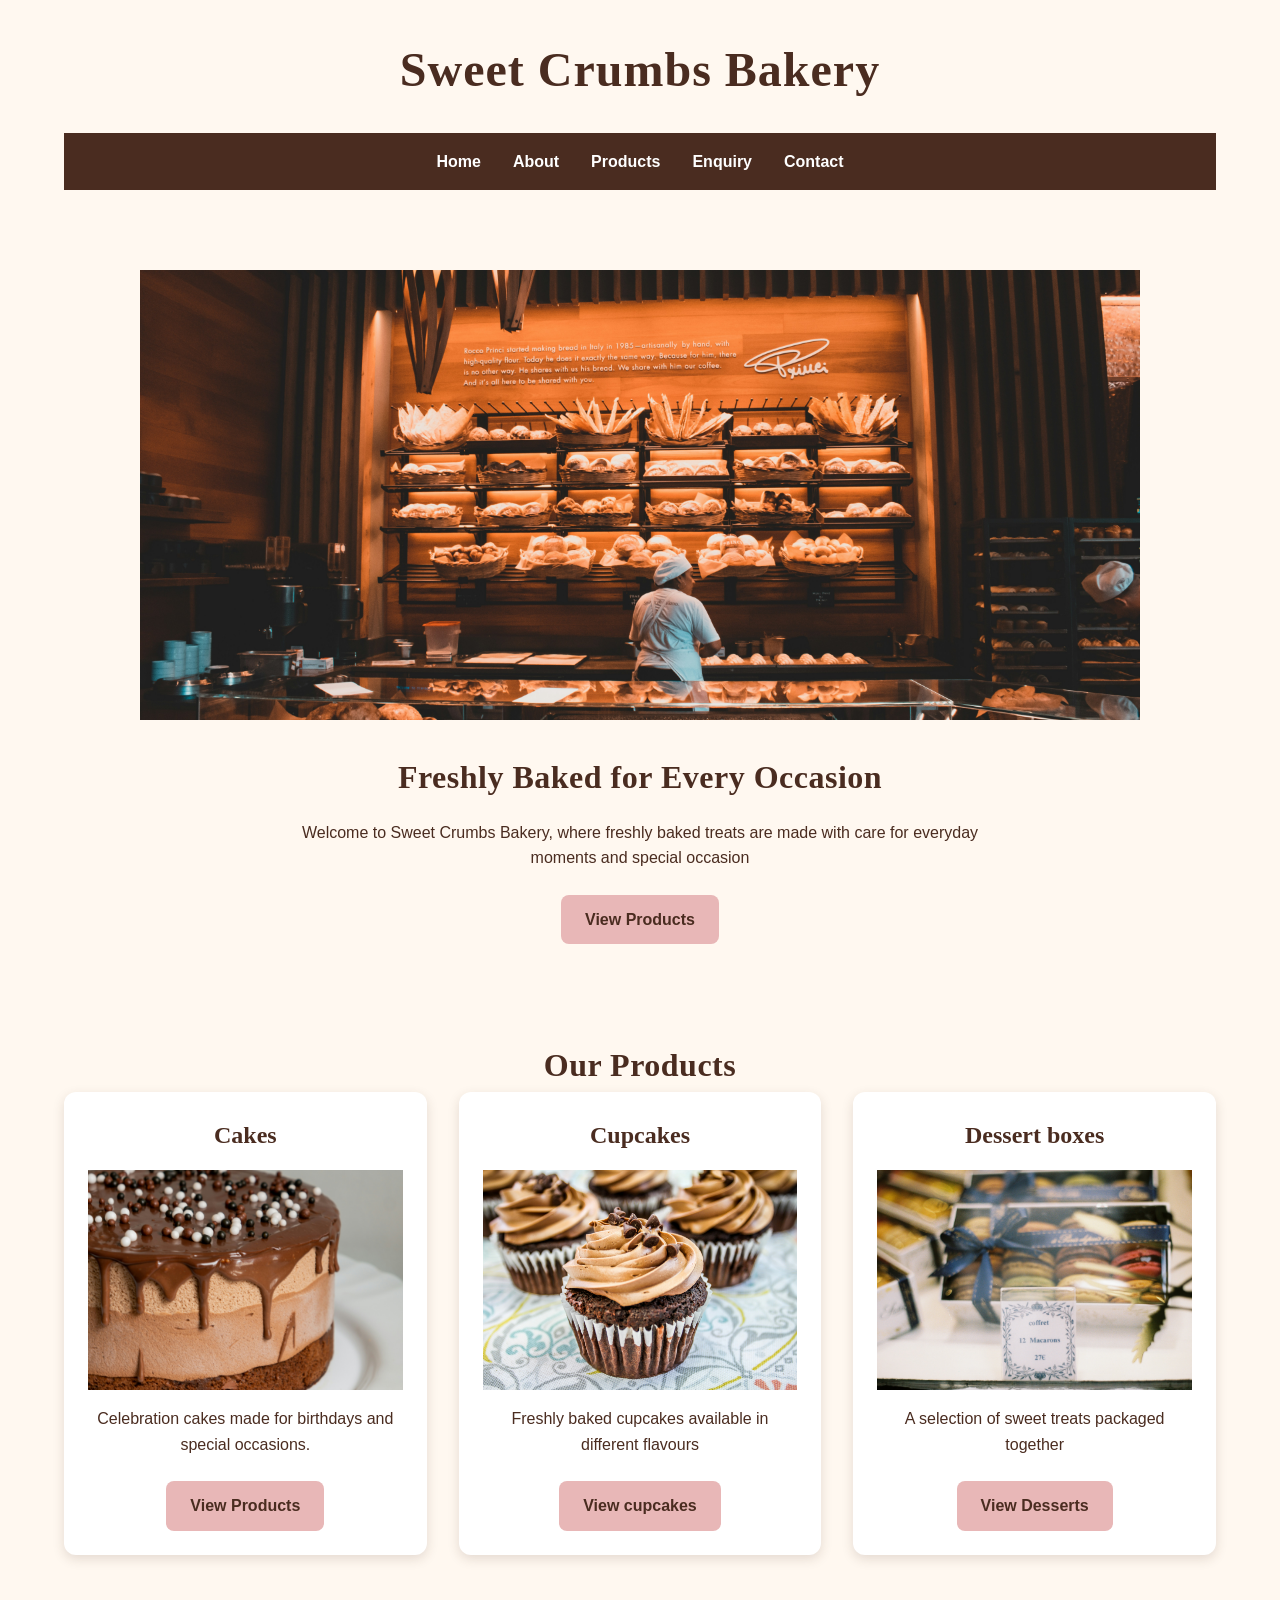
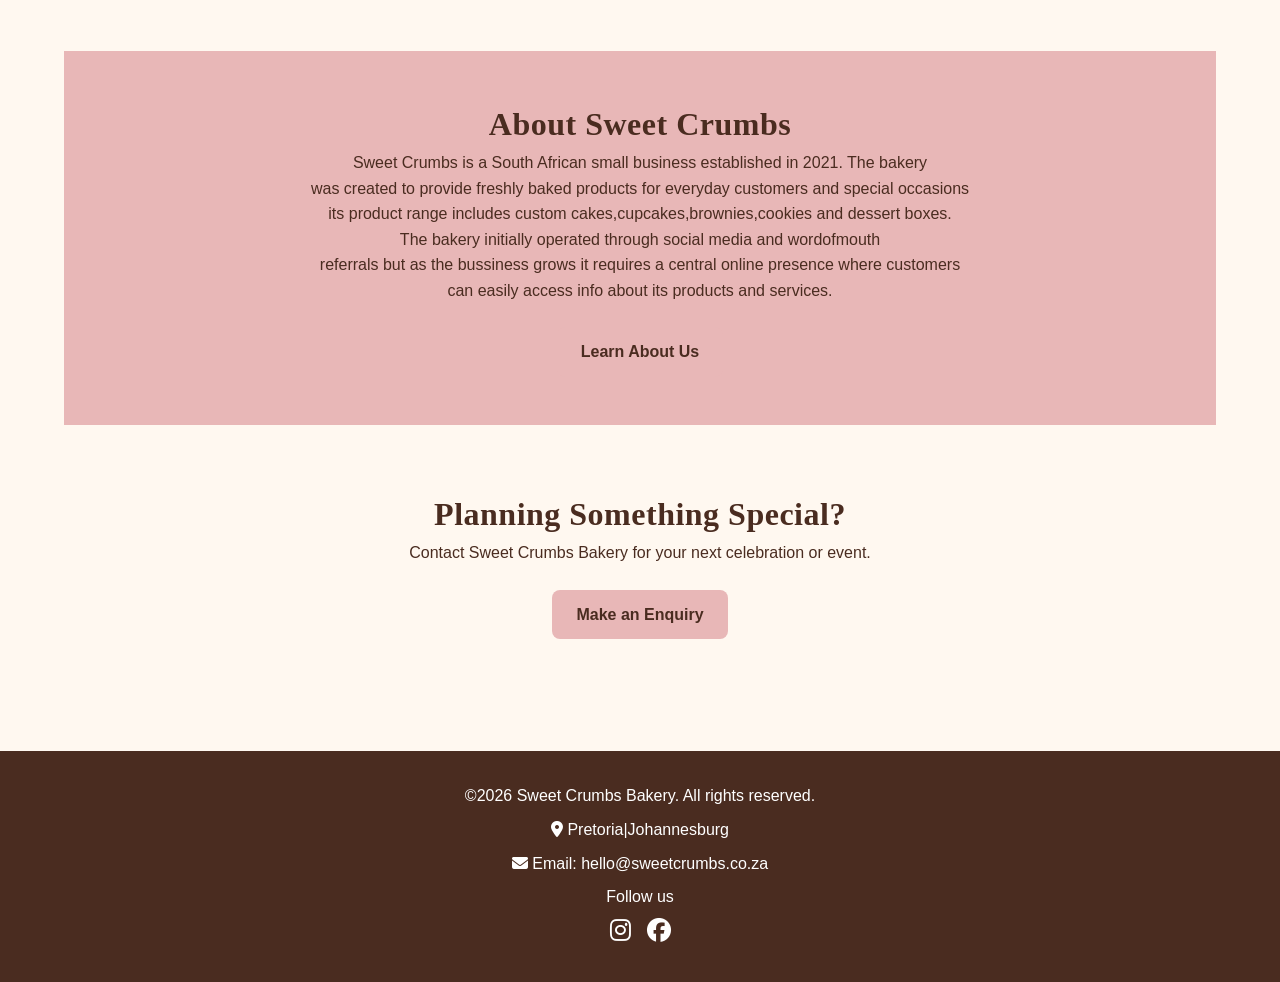
<file: index.html>
<!DOCTYPE html>
<html lang="en">
<head>
    <meta charset="UTF-8">
    <meta name="viewport" content="width=device-width, initial-scale=1.0">

    <title>Sweet Crumbs Bakery | Fresh Cakes &amp; Treats in South Africa</title>

    <meta name="description" content="Discover freshly baked cakes, cupcakes, brownies, cookies and dessert boxes at Sweet Crumbs Bakery, a South African bakery established in 2021.">

    <meta name="keywords" content="Sweet Crumbs Bakery, South African bakery, custom cakes, cupcakes, brownies, cookies, dessert boxes, freshly baked treats">

    <meta name="author" content="Sweet Crumbs Bakery">

    <meta property="og:title" content="Sweet Crumbs Bakery | Freshly Baked for Every Occasion">
    <meta property="og:description" content="Explore our delicious cakes, cupcakes, brownies, cookies and dessert boxes.">
    <meta property="og:type" content="website">

    <meta name="robots" content="index, follow">

    <link rel="stylesheet" href="https://cdnjs.cloudflare.com/ajax/libs/font-awesome/6.7.2/css/all.min.css">
    <link rel="stylesheet" href="css/style.css">
</head>
<body>
    <!--Website header-->
    <header>
        <h1>Sweet Crumbs Bakery</h1>
        <!--Main navigation-->
        <nav>
            <ul>
                <li><a href="index.html">Home</a></li>
                <li><a href="about.html">About</a></li>
                <li><a href="products.html">Products</a></li>
                <li><a href="enquiry.html">Enquiry</a></li>
                <li><a href="contact.html">Contact</a></li>
            </ul>
        </nav>


    </header>
    <!--Main Website Content-->
    <main>
        <!--Hero Section-->
        <section>
            <img src="images/hero-bakery.jpg"
                 srcset="images/hero-bakery.jpg 1000w"
                 sizes="(max-width: 600px) 95vw, (max-width: 900px) 90vw, 1000px"
                 alt="Freshly baked cakes and sweet treats displayed at sweet crumbs Bakery">
            <h2>Freshly Baked for Every Occasion</h2>
            <p>
                Welcome to Sweet Crumbs Bakery, where freshly baked treats are made with care for everyday moments and special occasion
            </p>
            <a href="products.html">View Products</a>
        </section>
        <!--Products section-->
        <section class="products-section">
            <h2>Our Products</h2>
            <div class="product-grid">
            <article>
                <h3>Cakes</h3>
                <img src="images/chocolate-cake.jpg"
                     alt="Chocolate celebration cake">
                <p>
                    Celebration cakes made for birthdays and special occasions.
                </p>
                <a href="products.html">View Products</a>
            </article>
            <article>
                <h3>Cupcakes</h3>
                <img src="images/cupcakes.jpg"
                     alt="assorted freshly baked cupcakes in different flavours">
                <p>
                    Freshly baked cupcakes available in different flavours
                </p>
                <a href="products.html">View cupcakes</a>
            </article>
            <article>
                <h3>Dessert boxes</h3>
                <img src="images/dessert-boxes.jpg"
                     alt="Assorted Dessert box filled with freshly baked sweet treats">
                <p>
                    A selection of sweet treats packaged together
                </p>
                <a href="products.html">View Desserts</a>
            </article>
            </div>
        </section>
        <!--About section-->
        <section class="about-section">
            <h2>About Sweet Crumbs</h2>
            <p>
                Sweet Crumbs is a South African small business established in 2021. The bakery<br>
                was created to provide freshly baked products for everyday customers and special occasions<br>
                its product range includes custom cakes,cupcakes,brownies,cookies and dessert boxes.<br>
                The bakery initially operated through social media and wordofmouth<br>
                referrals but as the bussiness grows it requires a central online presence where customers<br>
                can easily access info about its products and services.

            </p>
            <a href="about.html">Learn About Us</a>
        </section>
        <!--CTA-->
        <section>
            <h2>Planning Something Special?</h2>
            <p>
                Contact Sweet Crumbs Bakery for your next celebration or event.
            </p>
            <a href="enquiry.html">Make an Enquiry</a>
        </section>
    </main>
    <!--Website Footer-->
    <footer>
        <p>&copy;2026 Sweet Crumbs Bakery. All rights reserved.</p>
        <p> <i class="fa-solid fa-location-dot"></i>
            Pretoria|Johannesburg</p>
        <p> <i class="fa-solid fa-envelope"></i>
            Email: hello@sweetcrumbs.co.za</p>
        <p>Follow us</p>

        <p class="social-icons">
            <i class="fa-brands fa-instagram"></i>
            <i class="fa-brands fa-facebook"></i>
        </p>
    </footer> 
    
    
</body>
</html>
</file>
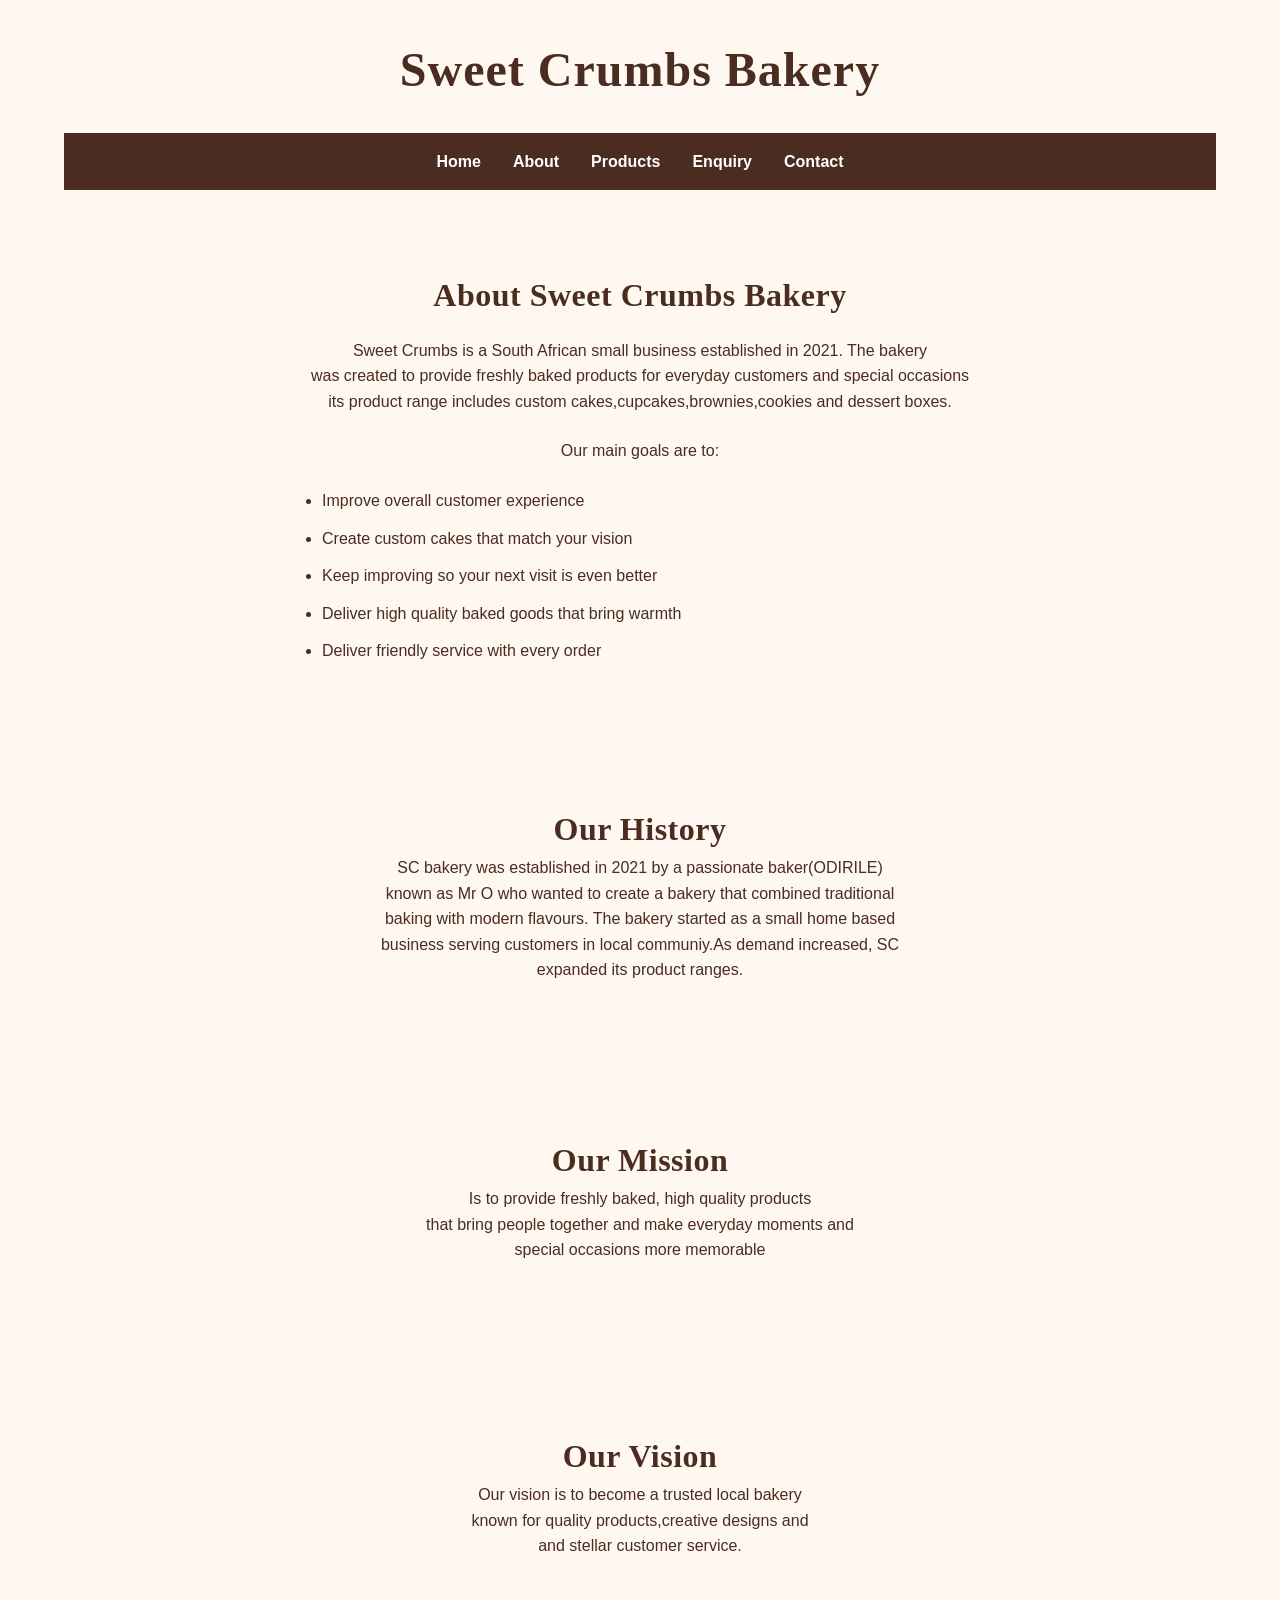
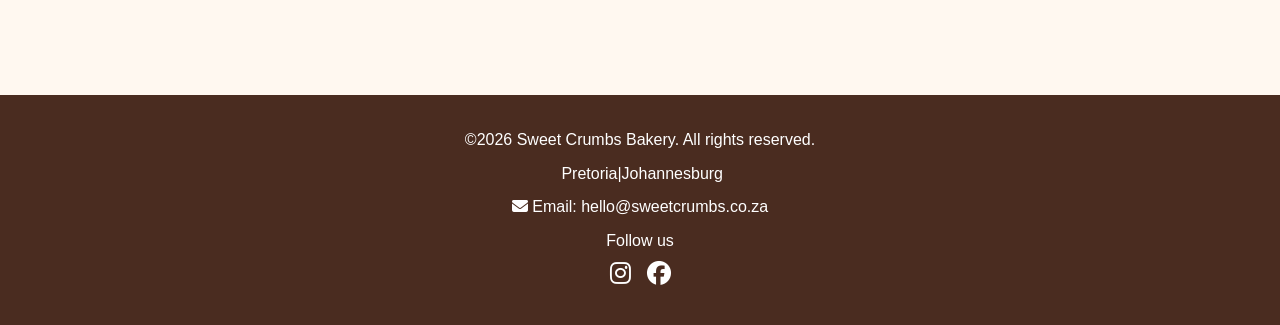
<file: about.html>
<!DOCTYPE html>
<html lang="en">
<head>
    <meta charset="UTF-8">
    <meta name="viewport" content="width=device-width, initial-scale=1.0">

    <title>About Sweet Crumbs Bakery | Our Story Since 2021</title>

    <meta name="description" content="Learn about Sweet Crumbs Bakery, a South African small business established in 2021, creating freshly baked cakes, cupcakes, brownies, cookies and dessert boxes.">

    <meta name="keywords" content="About Sweet Crumbs Bakery, South African bakery, bakery established 2021, freshly baked treats, custom cakes">

    <meta name="author" content="Sweet Crumbs Bakery">

    <meta property="og:title" content="About Sweet Crumbs Bakery">
    <meta property="og:description" content="Discover the story behind Sweet Crumbs Bakery and our love for freshly baked treats.">
    <meta property="og:type" content="website">

    <meta name="robots" content="index, follow">

    <link rel="stylesheet" href="https://cdnjs.cloudflare.com/ajax/libs/font-awesome/6.7.2/css/all.min.css">
    <link rel="stylesheet" href="css/style.css">
</head>
<body>
    <!--Website header-->
    <header>
        <h1>Sweet Crumbs Bakery</h1>
        <!--Main navigation-->
        <nav>
            <ul>
                <li><a href="index.html">Home</a></li>
                <li><a href="about.html">About</a></li>
                <li><a href="products.html">Products</a></li>
                <li><a href="enquiry.html">Enquiry</a></li>
                <li><a href="contact.html">Contact</a></li>
            </ul>
        </nav>


    </header>
    <!--Main Website Content-->
    <main>
        <!--About intro-->
        <section class="about-intro">
            <h2>About Sweet Crumbs Bakery</h2>
            <p>
                Sweet Crumbs is a South African small business established in 2021. The bakery<br>
                was created to provide freshly baked products for everyday customers and special occasions<br>
                its product range includes custom cakes,cupcakes,brownies,cookies and dessert boxes.<br>
                

            </p>
            <p>
                Our main goals are to:<br>
            </p>
            <ul>
                <li>Improve overall customer experience</li>
                <li>Create custom cakes that match your vision</li>
                <li>Keep improving so your next visit is even better</li>
                <li>Deliver high quality baked goods that bring warmth</li>
                <li>Deliver friendly service with every order</li>
            </ul>
        </section>
        <!--History-->
        <section class="history-section">
            <h2>Our History</h2>
            <p>
                SC bakery was established in 2021 by a passionate baker(ODIRILE)<br>
                known as Mr O who wanted to create a bakery that combined traditional<br>
                baking with modern flavours. The bakery started as a small home based<br>
                business serving customers in local communiy.As demand increased, SC<br>
                expanded its product ranges.
            </p>
        </section>
        <!--Mission-->
        <section class="mission-section">
            <h2>Our Mission</h2>
            <p>
                Is to provide freshly baked, high quality products<br>
                that bring people together and make everyday moments and<br>
                special occasions more memorable
            </p>
        </section>
        <!--Vision-->
        <section class="vision-section">
            <h2>Our Vision</h2>
            <p>
                Our vision is to become a trusted local bakery<br>
                known for quality products,creative designs and<br>
                and stellar customer service.
            </p>
        </section>
    </main>
    <!--Website footer-->
    <footer>
        <p>&copy;2026 Sweet Crumbs Bakery. All rights reserved.</p>
        <p> <i class="fa-solid fa location-dot"></i>
            Pretoria|Johannesburg</p>
        <p> <i class="fa-solid fa-envelope"></i>
            Email: hello@sweetcrumbs.co.za</p>
        <p>Follow us</p>

        <p class="social-icons">
            <i class="fa-brands fa-instagram"></i>
            <i class="fa-brands fa-facebook"></i>
        </p>
    </footer> 
    
    
</body>
</html>
</file>
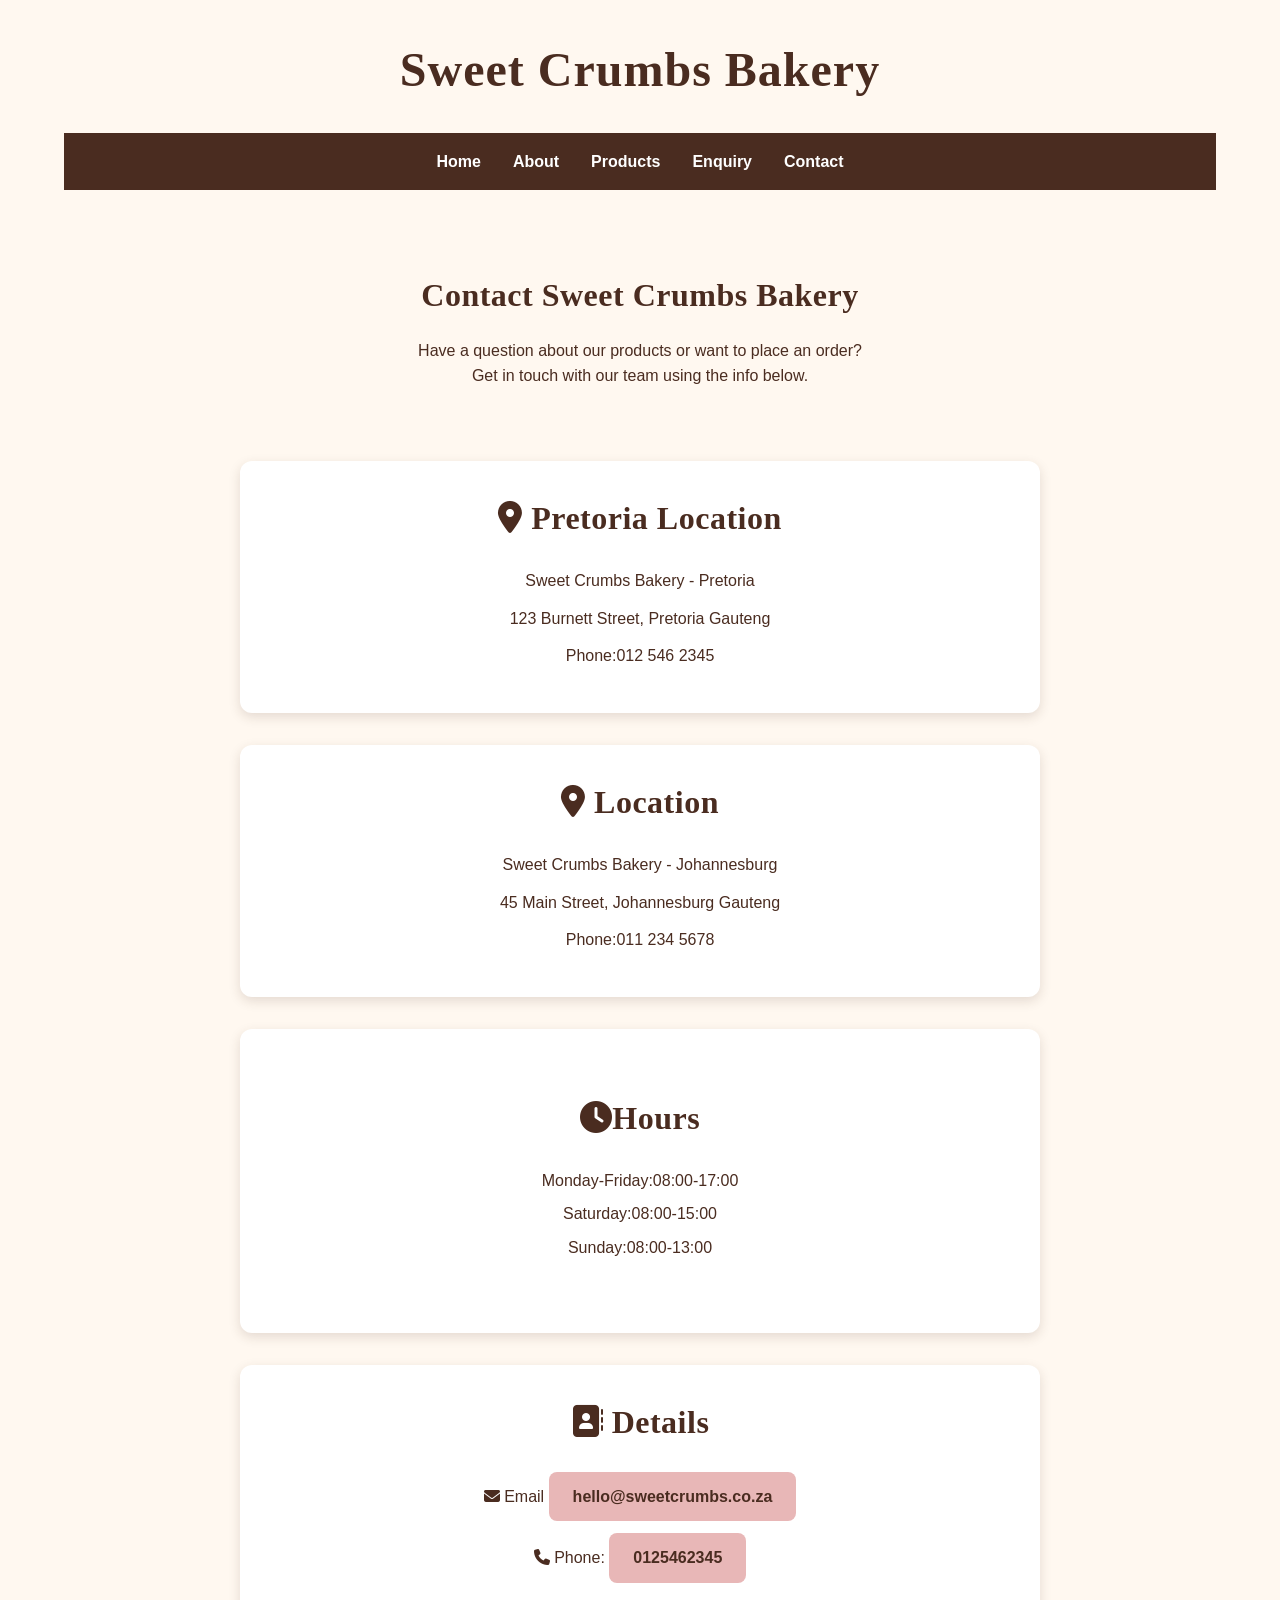
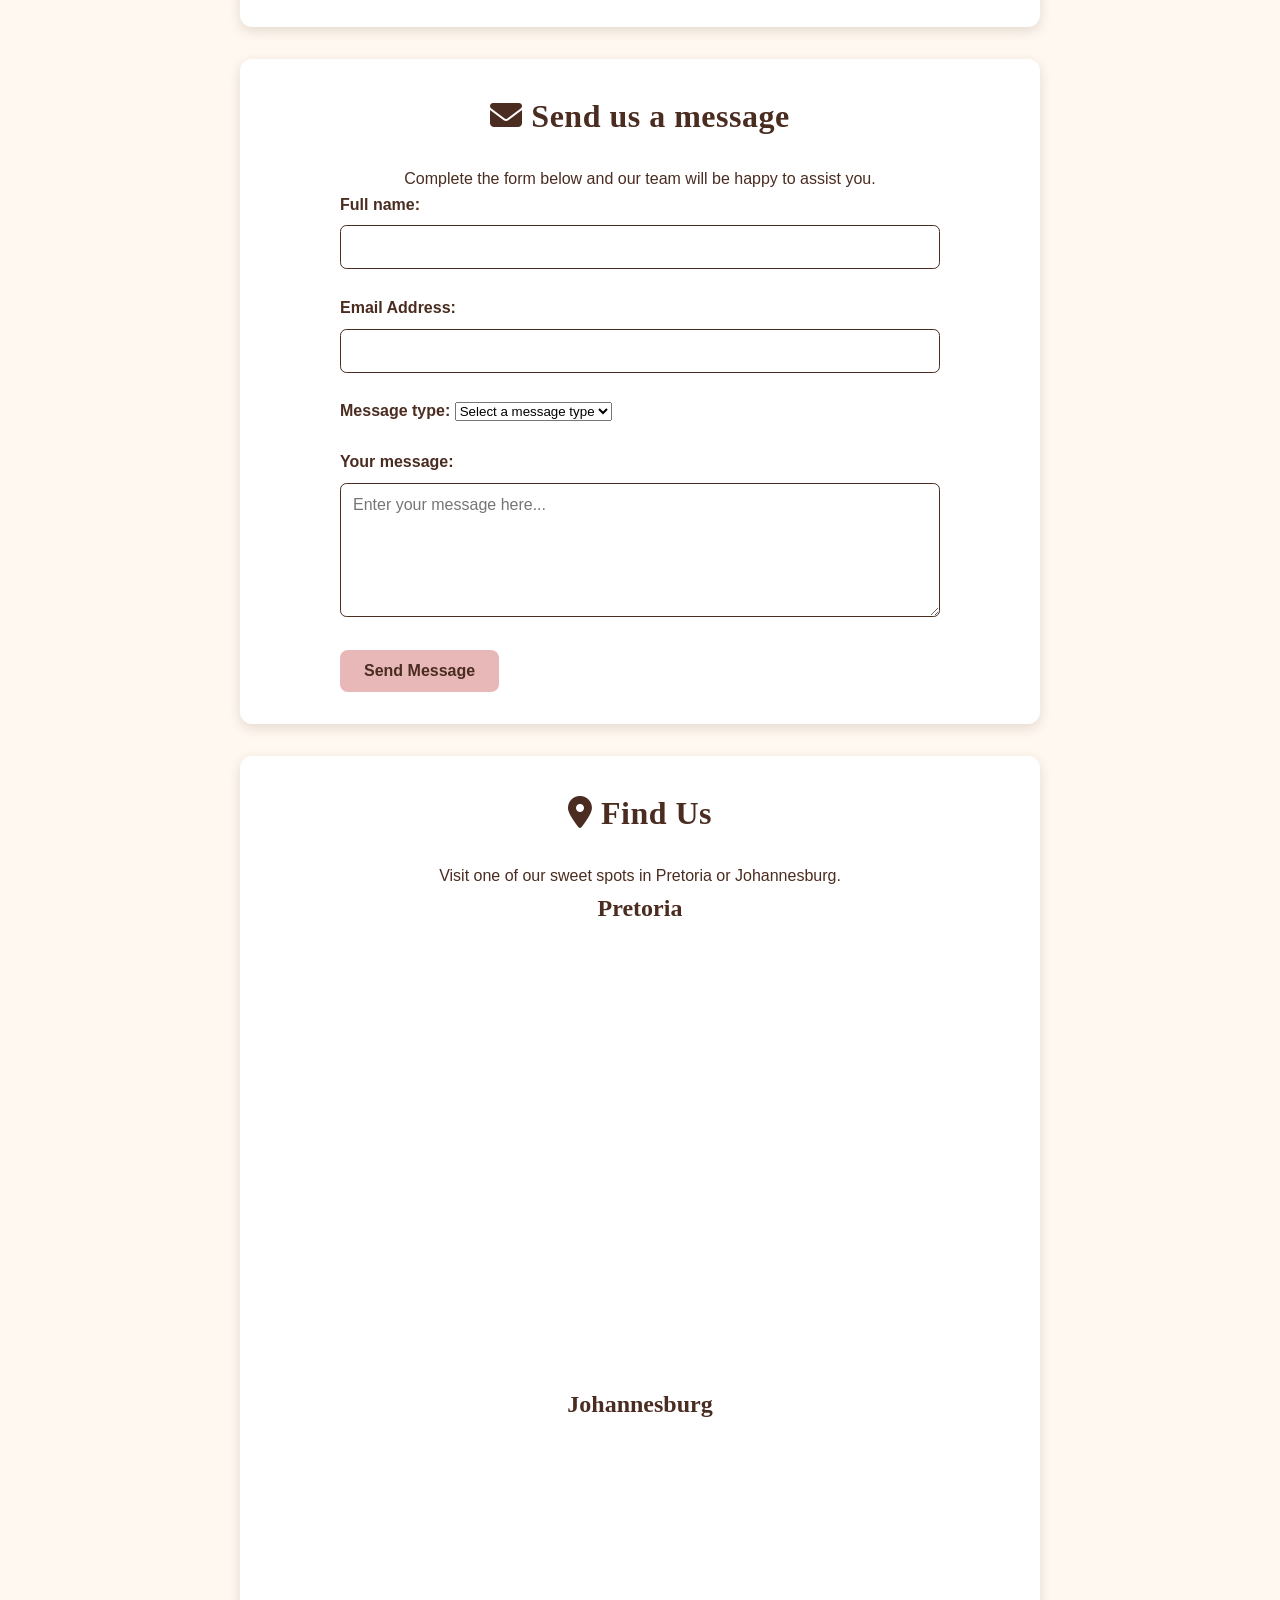
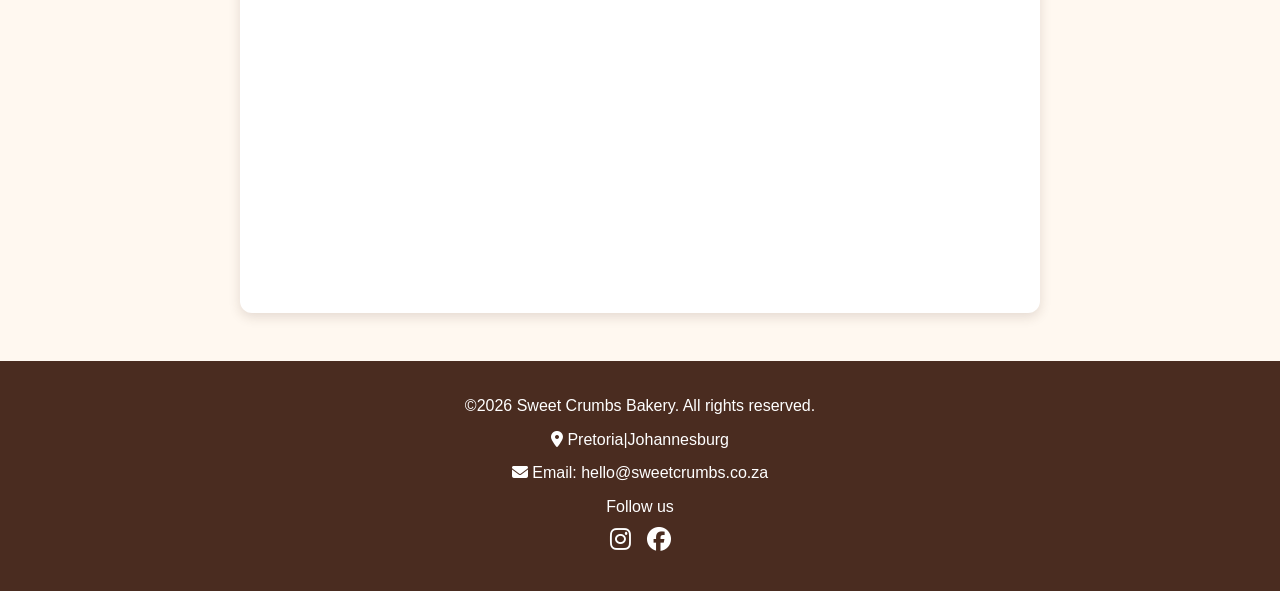
<file: contact.html>
<!DOCTYPE html>
<html lang="en">
<head>
    <meta charset="UTF-8">
    <meta name="viewport" content="width=device-width, initial-scale=1.0">

    <title>Contact Sweet Crumbs Bakery | Pretoria &amp; Johannesburg</title>

    <meta name="description" content="Contact Sweet Crumbs Bakery in Pretoria or Johannesburg. Find our contact details, business hours and send us a message about our bakery products.">

    <meta name="keywords" content="contact Sweet Crumbs Bakery, bakery Pretoria, bakery Johannesburg, bakery contact details, bakery enquiries">

    <meta name="author" content="Sweet Crumbs Bakery">

    <meta property="og:title" content="Contact Sweet Crumbs Bakery">
    <meta property="og:description" content="Get in touch with Sweet Crumbs Bakery in Pretoria or Johannesburg.">
    <meta property="og:type" content="website">

    <meta name="robots" content="index, follow">

    <link rel="stylesheet" href="https://cdnjs.cloudflare.com/ajax/libs/font-awesome/6.7.2/css/all.min.css">
    <link rel="stylesheet" href="css/style.css">
</head>
<body>
    <!--Website header-->
    <header>
        <h1>Sweet Crumbs Bakery</h1>
        <!--Main navigation-->
        <nav>
            <ul>
                <li><a href="index.html">Home</a></li>
                <li><a href="about.html">About</a></li>
                <li><a href="products.html">Products</a></li>
                <li><a href="enquiry.html">Enquiry</a></li>
                <li><a href="contact.html">Contact</a></li>
            </ul>
        </nav>


    </header>
    <!--Main Website Content-->
    <main>
        <section class="contact-intro">
            <h2>Contact Sweet Crumbs Bakery</h2>
            <p>
                Have a question about our products or want to place an order?<br>
                Get in touch with our team using the info below.
            </p>
        </section>
        <section class="location-section">
            <h2><i class="fa-solid fa-location-dot"></i> Pretoria Location</h2>
            <p>
                Sweet Crumbs Bakery - Pretoria
            </p>
            <p>
                123 Burnett Street, Pretoria Gauteng
            </p>
            <p>
                Phone:012 546 2345
            </p>
        </section>
        <section class="location-section">
            <h2><i class="fa-solid fa-location-dot"></i> Location</h2>
            <p>
                Sweet Crumbs Bakery - Johannesburg
            </p>
            <p>
                45 Main Street, Johannesburg Gauteng
            </p>
            <p>
                Phone:011 234 5678
            </p>
        </section>
        <section class="hours-section">
            <h2><i class="fa-solid fa-clock"></i>Hours</h2>
            <ul>
                <li>Monday-Friday:08:00-17:00</li>
                <li>Saturday:08:00-15:00</li>
                <li>Sunday:08:00-13:00</li>
            </ul>
        </section>
        <section class="contact-details">
            <h2><i class="fa-solid fa-address-book"></i> Details</h2>
            <p> <i class="fa-solid fa-envelope"></i>
                Email
                <a href="mailto:hello@sweetcrumbs.co.za">hello@sweetcrumbs.co.za</a>
            </p>
            <p> <i class="fa-solid fa-phone"></i>
                Phone:
                <a href="tel:+27125462345">0125462345</a>

            </p>
        </section>
        <section class="contact-form-section">
    <h2><i class="fa-solid fa-envelope"></i> Send us a message</h2>

    <p>Complete the form below and our team will be happy to assist you.</p>

    <form id="contactForm" name="contact-message" method="POST"
      action="/success.html" data-netlify="true"
      data-netlify-honeypot="bot-field">
    <input type="hidden" name="form-name" value="contact-message">
    <p hidden>
    <label>Do not fill this out: <input name="bot-field"></label>
</p>

        <label for="contact-name">Full name:</label>
        <input type="text" name="contact-name" id="contact-name"
               required minlength="2" maxlength="60">

        <br><br>

        <label for="contact-email">Email Address:</label>
        <input type="email" id="contact-email" name="contact-email" required>

        <br><br>

        <label for="message-type">Message type:</label>
        <select id="message-type" name="message-type" required>
            <option value="">Select a message type</option>
            <option value="General enquiry">General enquiry</option>
            <option value="Product question">Product question</option>
            <option value="Order support">Order support</option>
            <option value="Feedback">Feedback</option>
            <option value="Other">Other</option>
        </select>

        <br><br>

        <label for="message">Your message:</label>
        <br>
        <textarea name="message" id="message" rows="6" cols="40"
                  minlength="10" maxlength="1000"
                  placeholder="Enter your message here..." required></textarea>

        <br><br>

        <button type="submit">Send Message</button>

        <p id="contactMessage" role="status" aria-live="polite"></p>

    </form>
</section>
        <section class="map-section">
    <h2><i class="fa-solid fa-location-dot"></i> Find Us</h2>

    <p>Visit one of our sweet spots in Pretoria or Johannesburg.</p>

    <h3>Pretoria</h3>
    <iframe
        src="https://www.google.com/maps?q=123+Burnett+Street,+Pretoria,+South+Africa&output=embed"
        width="100%"
        height="350"
        style="border:0;"
        loading="lazy"
        allowfullscreen
        title="Map showing the Pretoria bakery location">
    </iframe>

    <h3>Johannesburg</h3>
    <iframe
        src="https://www.google.com/maps?q=45+Main+Street,+Johannesburg,+South+Africa&output=embed"
        width="100%"
        height="350"
        style="border:0;"
        loading="lazy"
        allowfullscreen
        title="Map showing the Johannesburg bakery location">
    </iframe>
</section>
    </main>
    <!--Website footer-->
    <footer>
        <p>&copy;2026 Sweet Crumbs Bakery. All rights reserved.</p>
        <p> <i class="fa-solid fa-location-dot"></i>
            Pretoria|Johannesburg</p>
        <p> <i class="fa-solid fa-envelope"></i>
            Email: hello@sweetcrumbs.co.za</p>
        <p>Follow us</p>

        <p class="social-icons">
            <i class="fa-brands fa-instagram"></i>
            <i class="fa-brands fa-facebook"></i>
        </p>
    </footer> 
    <script src="js/script.js"></script>
</body>
</html>
</file>
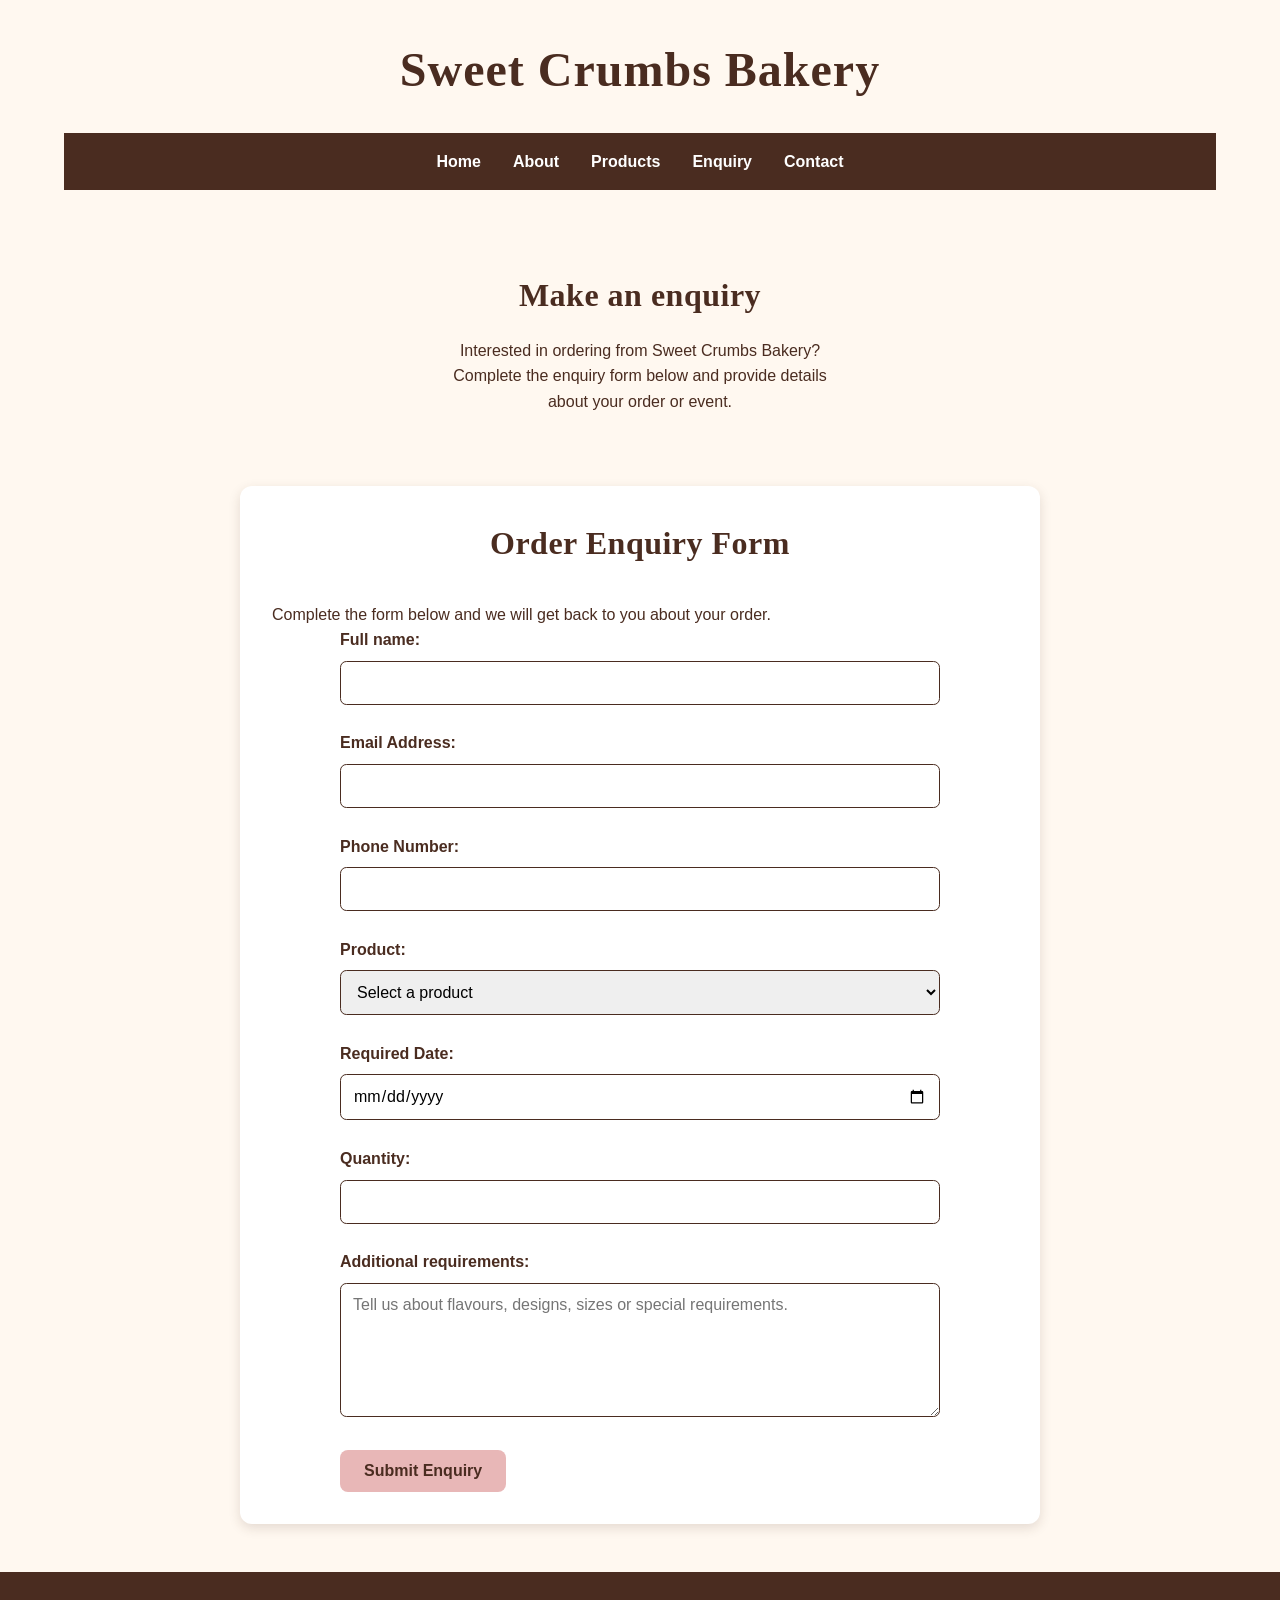
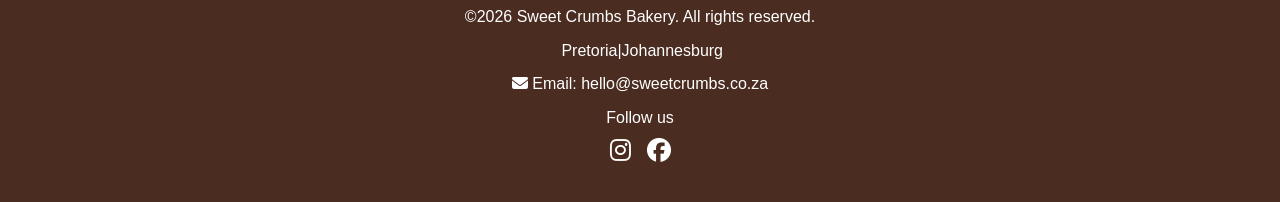
<file: enquiry.html>
<!DOCTYPE html>
<html lang="en">
<head>
    <meta charset="UTF-8">
    <meta name="viewport" content="width=device-width, initial-scale=1.0">

    <title>Order Enquiries | Sweet Crumbs Bakery</title>

    <meta name="description" content="Make an order enquiry with Sweet Crumbs Bakery for custom cakes, cupcakes, brownies, cookies and dessert boxes. Contact us about your next celebration.">

    <meta name="keywords" content="bakery order enquiry, custom cake orders, cupcake orders, brownie orders, dessert boxes, Sweet Crumbs Bakery">

    <meta name="author" content="Sweet Crumbs Bakery">

    <meta property="og:title" content="Make an Order Enquiry | Sweet Crumbs Bakery">
    <meta property="og:description" content="Tell us about your order requirements and enquire about our freshly baked products.">
    <meta property="og:type" content="website">

    <meta name="robots" content="index, follow">

    <link rel="stylesheet" href="https://cdnjs.cloudflare.com/ajax/libs/font-awesome/6.7.2/css/all.min.css">
    <link rel="stylesheet" href="css/style.css">
</head>

<body>
    <!--Website header-->
    <header>
        <h1>Sweet Crumbs Bakery</h1>
        <!--Main navigation-->
        <nav>
            <ul>
                <li><a href="index.html">Home</a></li>
                <li><a href="about.html">About</a></li>
                <li><a href="products.html">Products</a></li>
                <li><a href="enquiry.html">Enquiry</a></li>
                <li><a href="contact.html">Contact</a></li>
            </ul>
        </nav>


    </header>
    <!--Main Website Content-->
    <main>
    <section class="enquiry-intro">
        <h2>Make an enquiry</h2>
        <p>
            Interested in ordering from Sweet Crumbs Bakery?<br>
            Complete the enquiry form below and provide details<br>
            about your order or event.
        </p>
    </section>

    <section class="enquiry-form-section">
        <h2>Order Enquiry Form</h2>

        <p>Complete the form below and we will get back to you about your order.</p>

        <form id="enquiryForm" name="order-enquiry" method="POST"
      action="/success.html" data-netlify="true"
      data-netlify-honeypot="bot-field">
    <input type="hidden" name="form-name" value="order-enquiry">
    <p hidden>
    <label>Do not fill this out: <input name="bot-field"></label>
</p>

            <label for="name">Full name:</label>
            <input type="text" id="name" name="name"
                   required minlength="2" maxlength="60">

            <br><br>

            <label for="email">Email Address:</label>
            <input type="email" id="email" name="email" required>

            <br><br>

            <label for="phone">Phone Number:</label>
            <input type="tel" id="phone" name="phone"
                   required pattern="[0-9+() -]{10,20}"
                   title="Enter a valid phone number">

            <br><br>

            <label for="product">Product:</label>
            <select name="product" id="product" required>
                <option value="">Select a product</option>
                <option value="Custom Cake">Custom Cake</option>
                <option value="Cupcakes">Cupcakes</option>
                <option value="Brownies">Brownies</option>
                <option value="Cookies">Cookies</option>
                <option value="Dessert Boxes">Dessert Boxes</option>
            </select>

            <br><br>

            <label for="eventdate">Required Date:</label>
            <input type="date" name="eventdate" id="eventdate" required>

            <br><br>

            <label for="quantity">Quantity:</label>
            <input type="number" id="quantity" name="quantity"
                   min="1" max="500" required>

            <br><br>

            <label for="requirements">Additional requirements:</label>
            <br>
            <textarea name="requirements" id="requirements"
                      rows="6" cols="40" minlength="10" maxlength="500"
                      placeholder="Tell us about flavours, designs, sizes or special requirements."
                      required></textarea>

            <br><br>

            <button type="submit">Submit Enquiry</button>

            <p id="enquiryMessage" role="status" aria-live="polite"></p>

        </form>
    </section>
</main>
    <!--Website Footer-->
    <footer>
        <p>&copy;2026 Sweet Crumbs Bakery. All rights reserved.</p>
        <p> <i class="fa-solid fa location-dot"></i>
            Pretoria|Johannesburg</p>
        <p> <i class="fa-solid fa-envelope"></i>
            Email: hello@sweetcrumbs.co.za</p>
        <p>Follow us</p>

        <p class="social-icons">
            <i class="fa-brands fa-instagram"></i>
            <i class="fa-brands fa-facebook"></i>
        </p>
    </footer> 
    <script src="js/script.js"></script>
</body>
</html>
</file>
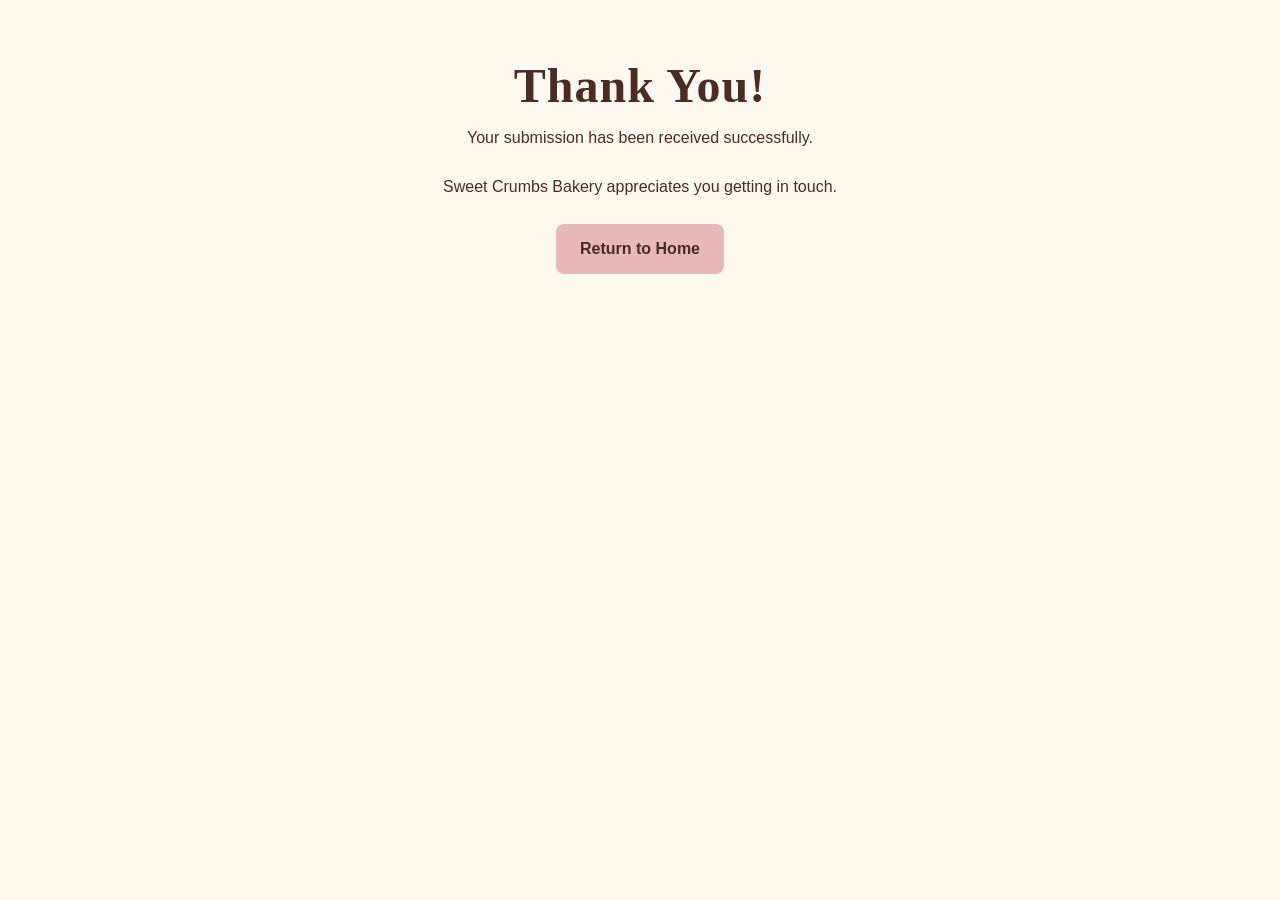
<file: success.html>
<!DOCTYPE html>
<html lang="en">
<head>
    <meta charset="UTF-8">
    <meta name="viewport" content="width=device-width, initial-scale=1.0">
    <title>Submission Successful | Sweet Crumbs Bakery</title>
    <meta name="robots" content="noindex, nofollow">
    <link rel="stylesheet" href="css/style.css">
</head>
<body>

    <main>
        <section>
            <h1>Thank You!</h1>
            <p>Your submission has been received successfully.</p>
            <p>Sweet Crumbs Bakery appreciates you getting in touch.</p>
            <a href="index.html">Return to Home</a>
        </section>
    </main>

</body>
</html>
</file>
<file: css/style.css>
/*Sweet Crumbs Bakery Stylesheet*/

/*CSS Reset */
* {
    margin: 0;
    padding: 0;
    box-sizing: border-box;
}

/* Colour Palette */
:root {
    --cream: #FFF8F0;
    --chocolate: #4A2C20;
    --soft-pink: #E8B7B7;
    --white: #FFFFFF;
}

/* Base Style */
body {
    font-family: Arial, sans-serif;
    font-size: 1rem;
    line-height: 1.6;
    background-color: var(--cream);
    color: var(--chocolate);
}

/* Typography */
h1,
h2,
h3 {
    font-family: Georgia, serif;
    color: var(--chocolate);
}

h1 {
    font-size: 3rem;
    font-weight: 700;
    letter-spacing: 1px;

}
h2 {
    font-size: 2rem;
    font-weight: 700;
    letter-spacing: 0.5px;
}
h3 {
    font-size: 1.5rem;
    font-weight: 600;
}
a {
    color: var(--chocolate);
    text-decoration: none;
}
a:hover {
    color: var(--soft-pink);
}
/* navigation */
nav {
    background-color: var(--chocolate);
    padding: 1rem 5%;
}

nav ul {
    list-style: none;
    display: flex;
    justify-content: center;
    align-items: center;
    gap: 2rem;
}

nav a {
    color: var(--white);
    font-weight: 600;
}
nav a:hover {
    color: var(--soft-pink);
}

img {
    max-width: 100%;
    height: auto;
    display: block;
}

/* header */
header {
    background-color: var(--cream);
    text-align: center;
    padding: 2rem 5%;
}
header h1 {
    margin-bottom: 1.5rem;
}
/* main content*/
main {
    width: 90%;
    max-width: 1200px;
    margin: 0 auto;
}
/* hero section */
main > section:first-child {
    text-align: center;
    padding: 3rem 0;
}

main > section:first-child img {
    width: 100%;
    max-width: 1000px;
    height: 450px;
    object-fit: cover;
    margin: 0 auto 2rem;
}
main > section:first-child h2 {
    margin-bottom: 1rem;
}
main > section:first-child p {
    max-width: 700px;
    margin: 0 auto 1.5rem;
}

/*buttons*/
main a{
    display: inline-block;
    background-color: var(--soft-pink);
    color: var(--chocolate);
    padding: 0.75rem 1.5rem;
    border-radius: 0.5rem;
    font-weight: 600;
    transition: 0.3s ease;
}
main a:hover {
    background-color: var(--chocolate);
    color: var(--white);
}
/*link states*/
main a:focus {
    outline: 2px solid var(--chocolate);
    outline-offset: 3px;
}
main a:active {
    transform: scale(0.98);
}

/*products section */
.products-section{
    padding: 3rem 0;
    text-align: center;
}
/* Products Grid */

.product-grid {
    display: grid;
    grid-template-columns: repeat(3, minmax(0, 1fr));
    gap: 2rem;
    width: 100%;
}



/* product cards */
.products-section article {
    background-color: var(--white);
    padding: 1.5rem;
    border-radius: 0.75rem;
    box-shadow: 0 4px 12px rgba(74, 44, 32, 0.15);
}
.products-section article h3 {
    margin-bottom: 1rem;
}
.products-section article img {
    width: 100%;
    height: 220px;
    object-fit: cover;
    margin-bottom: 1rem;
}
.products-section article p {
    margin-bottom: 1.5rem;
}

/* about section*/
.about-section {
    background-color: var(--soft-pink);
    padding: 3rem 5%;
    text-align: center;
    margin-top: 3rem;
}
.about-section p {
    max-width: 800px;
    margin: 0 auto 1.5rem;
}

/*CTA*/
main > section:nth-child(4) {
    text-align: center;
    padding: 4rem 0;
}
main > section:nth-child(4) p {
    margin-bottom: 1.5rem;
}

/*footer*/
footer {
    background-color: var(--chocolate);
    color: var(--white);
    text-align: center;
    padding: 2rem 5%;
    margin-top: 3rem;
}
footer p {
    margin-bottom: 0.5rem;
}
/* tablet responsive design*/
@media (max-width: 900px) {
    
    h1 { 
        font-size: 2.5rem;
    }
    h2 {
        font-size: 1.75rem;
    }
    .product-grid {
        grid-template-columns: repeat(2,minmax(0,1fr));
    }
    main > section:first-child img {
        height: 350px;
    }
}

/*mobile responsive design*/
@media (max-width: 600px) {
    
    h1 {
        font-size: 2rem;
    }
    h2 {
        font-size: 1.5rem;
    }
    h3 {
        font-size: 1.25rem;
    }
    nav ul {
        flex-direction: column;
        gap: 1rem;
    }
    main {
        width: 95%;
    }
    

    
    main > section:first-child img {
        height: 250px;
    }
    .product-grid {
        grid-template-columns: 1fr;
    }
    main > section:nth-child(2) article img {
        height: 200px;
    }
    main > section:nth-child(3) {
        padding: 2rem 5%;
    }
    main > section:nth-child(4) {
        padding: 3rem 0;
    }
}



 /* About Page */

.about-intro,
.history-section,
.mission-section,
.vision-section {
    padding: 3rem 5%;
    margin-bottom: 2rem;
    text-align: center;
}

.about-intro p,
.history-section p,
.mission-section p,
.vision-section p {
    max-width: 800px;
    margin: 0 auto 1.5rem;
}

.about-intro ul {
    max-width: 700px;
    margin: 0 auto;
    text-align: left;
    padding-left: 2rem;
}

.about-intro li {
    margin-bottom: 0.75rem;
}
/* Enquiry Page */

.enquiry-intro {
    text-align: center;
    padding: 3rem 0 2rem;
}

.enquiry-intro p {
    max-width: 700px;
    margin: 0 auto;
}

.enquiry-form-section {
    background-color: var(--white);
    padding: 2rem;
    margin: 0 auto 3rem;
    max-width: 800px;
    border-radius: 0.75rem;
    box-shadow: 0 4px 12px rgba(74, 44, 32, 0.15);
}

.enquiry-form-section h2 {
    text-align: center;
    margin-bottom: 2rem;
}

.enquiry-form-section form {
    max-width: 600px;
    margin: 0 auto;
}

.enquiry-form-section label {
    font-weight: 600;
}

.enquiry-form-section input,
.enquiry-form-section select,
.enquiry-form-section textarea {
    width: 100%;
    padding: 0.75rem;
    margin-top: 0.5rem;
    border: 1px solid var(--chocolate);
    border-radius: 0.4rem;
    font-family: Arial, sans-serif;
    font-size: 1rem;
}

.enquiry-form-section textarea {
    resize: vertical;
}

.enquiry-form-section input:focus,
.enquiry-form-section select:focus,
.enquiry-form-section textarea:focus {
    outline: 2px solid var(--soft-pink);
    border-color: var(--chocolate);
}

.enquiry-form-section button {
    background-color: var(--soft-pink);
    color: var(--chocolate);
    padding: 0.75rem 1.5rem;
    border: none;
    border-radius: 0.5rem;
    font-weight: 600;
    font-size: 1rem;
    cursor: pointer;
    transition: 0.3s ease;
}

.enquiry-form-section button:hover {
    background-color: var(--chocolate);
    color: var(--white);
}

.enquiry-form-section button:focus {
    outline: 2px solid var(--chocolate);
    outline-offset: 3px;
}

.enquiry-form-section button:active {
    transform: scale(0.98);
}

/* Enquiry Page Responsive Design */

@media (max-width: 600px) {
    .enquiry-form-section {
        width: 95%;
        padding: 1.5rem;
    }

    .enquiry-form-section input,
    .enquiry-form-section select,
    .enquiry-form-section textarea {
        font-size: 0.95rem;
    }
}
/* Contact Page */

.contact-intro {
    text-align: center;
    padding: 3rem 0 2rem;
}

.contact-intro p {
    max-width: 700px;
    margin: 0 auto;
}

.location-section,
.hours-section,
.contact-details,
.contact-form-section,
.map-section {
    background-color: var(--white);
    padding: 2rem;
    margin: 0 auto 2rem;
    max-width: 800px;
    border-radius: 0.75rem;
    box-shadow: 0 4px 12px rgba(74, 44, 32, 0.15);
    text-align: center;
}

.location-section h2,
.hours-section h2,
.contact-details h2,
.contact-form-section h2,
.map-section h2 {
    margin-bottom: 1.5rem;
}

.location-section p,
.contact-details p {
    margin-bottom: 0.75rem;
}

.hours-section ul {
    list-style: none;
}

.hours-section li {
    margin-bottom: 0.5rem;
}

.contact-details a {
    color: var(--chocolate);
    font-weight: 600;
}

.contact-details a:hover {
    color: var(--soft-pink);
}

.contact-form-section form {
    max-width: 600px;
    margin: 0 auto;
    text-align: left;
}

.contact-form-section label {
    font-weight: 600;
}

.contact-form-section input,
.contact-form-section textarea {
    width: 100%;
    padding: 0.75rem;
    margin-top: 0.5rem;
    border: 1px solid var(--chocolate);
    border-radius: 0.4rem;
    font-family: Arial, sans-serif;
    font-size: 1rem;
}

.contact-form-section textarea {
    resize: vertical;
}

.contact-form-section input:focus,
.contact-form-section textarea:focus {
    outline: 2px solid var(--soft-pink);
    border-color: var(--chocolate);
}

.contact-form-section button {
    background-color: var(--soft-pink);
    color: var(--chocolate);
    padding: 0.75rem 1.5rem;
    border: none;
    border-radius: 0.5rem;
    font-weight: 600;
    font-size: 1rem;
    cursor: pointer;
    transition: 0.3s ease;
}

.contact-form-section button:hover {
    background-color: var(--chocolate);
    color: var(--white);
}

.contact-form-section button:focus {
    outline: 2px solid var(--chocolate);
    outline-offset: 3px;
}

.contact-form-section button:active {
    transform: scale(0.98);
}

.map-section iframe {
    width: 100%;
    max-width: 600px;
    height: 450px;
    border: 0;
}

/* Contact Page Responsive Design */

@media (max-width: 600px) {
    .location-section,
    .hours-section,
    .contact-details,
    .contact-form-section,
    .map-section {
        width: 95%;
        padding: 1.5rem;
    }

    .map-section iframe {
        height: 300px;
    }

    .contact-form-section input,
    .contact-form-section textarea {
        font-size: 0.95rem;
    }
}
/* Products Page */

.products-page-grid {
    display: grid;
    grid-template-columns: repeat(2, 1fr);
    gap: 2rem;
    padding: 3rem 0;
}

.products-page-grid .product-item {
    background-color: var(--white);
    padding: 2rem;
    border-radius: 0.75rem;
    box-shadow: 0 4px 12px rgba(74, 44, 32, 0.15);
    text-align: center;
}

.products-page-grid .product-item h2 {
    margin-bottom: 1rem;
}

.products-page-grid .product-item img {
    width: 100%;
    max-width: 500px;
    height: 300px;
    object-fit: cover;
    margin: 0 auto 1rem;
}

.products-page-grid .product-item p {
    margin-bottom: 1rem;
}

.products-page-grid .product-item:hover {
    transform: translateY(-5px);
    box-shadow: 0 6px 16px rgba(74, 44, 32, 0.2);
}

/* Products Page CTA */

.products-page-grid + section {
    text-align: center;
    padding: 3rem 0;
}

.products-page-grid + section p {
    margin-bottom: 1.5rem;
}

/* Products Page Responsive Design */

@media (max-width: 600px) {
    .products-page-grid {
        grid-template-columns: 1fr;
        padding: 2rem 0;
    }

    .products-page-grid .product-item {
        padding: 1.5rem;
    }

    .products-page-grid .product-item img {
        height: 250px;
    }
}
/* Social Media Icons */

.social-icons {
    display: flex;
    justify-content: center;
    gap: 1rem;
    font-size: 1.5rem;
}

.social-icons i {
    color: var(--white);
    transition: 0.3s ease;
}

.social-icons i:hover {
    color: var(--soft-pink);
    transform: scale(1.1);
}
/* Product image lightbox */

.product-item img {
    cursor: pointer;
}

.lightbox {
    display: none;
    position: fixed;
    z-index: 1000;
    top: 0;
    left: 0;
    width: 100%;
    height: 100%;
    background: rgba(0, 0, 0, 0.85);
    justify-content: center;
    align-items: center;
    padding: 20px;
}

.lightbox.active {
    display: flex;
}

.lightbox img {
    max-width: 90%;
    max-height: 85vh;
    object-fit: contain;
    border-radius: 10px;
}

.close-lightbox {
    position: absolute;
    top: 20px;
    right: 30px;
    background: none;
    border: none;
    color: white;
    font-size: 40px;
    cursor: pointer;
}
/* Additional Responsive Improvements */

/* Prevent horizontal scrolling */
html {
    overflow-x: hidden;
}

body {
    overflow-x: hidden;
}

/* Make navigation wrap when necessary */
nav ul {
    flex-wrap: wrap;
}

/* Ensure form elements fit their containers */
input,
select,
textarea,
button {
    max-width: 100%;
}

/* Tablet improvements */
@media (max-width: 900px) {

    .products-page-grid {
        grid-template-columns: repeat(2, minmax(0, 1fr));
        gap: 1.5rem;
    }

    .location-section,
    .hours-section,
    .contact-details,
    .contact-form-section,
    .map-section {
        width: 100%;
    }
}

/* Mobile improvements */
@media (max-width: 600px) {

    header {
        padding: 1.5rem 3%;
    }

    nav {
        padding: 1rem;
    }

    nav ul {
        gap: 0.75rem;
    }

    nav a {
        display: block;
        padding: 0.25rem;
    }

    .products-page-grid {
        grid-template-columns: 1fr;
    }

    .enquiry-form-section,
    .contact-form-section,
    .location-section,
    .hours-section,
    .contact-details,
    .map-section {
        width: 100%;
        padding: 1.25rem;
    }

    .map-section iframe {
        height: 280px;
    }

    .lightbox img {
        max-width: 100%;
        max-height: 75vh;
    }

    .close-lightbox {
        top: 10px;
        right: 15px;
    }
}
</file>
